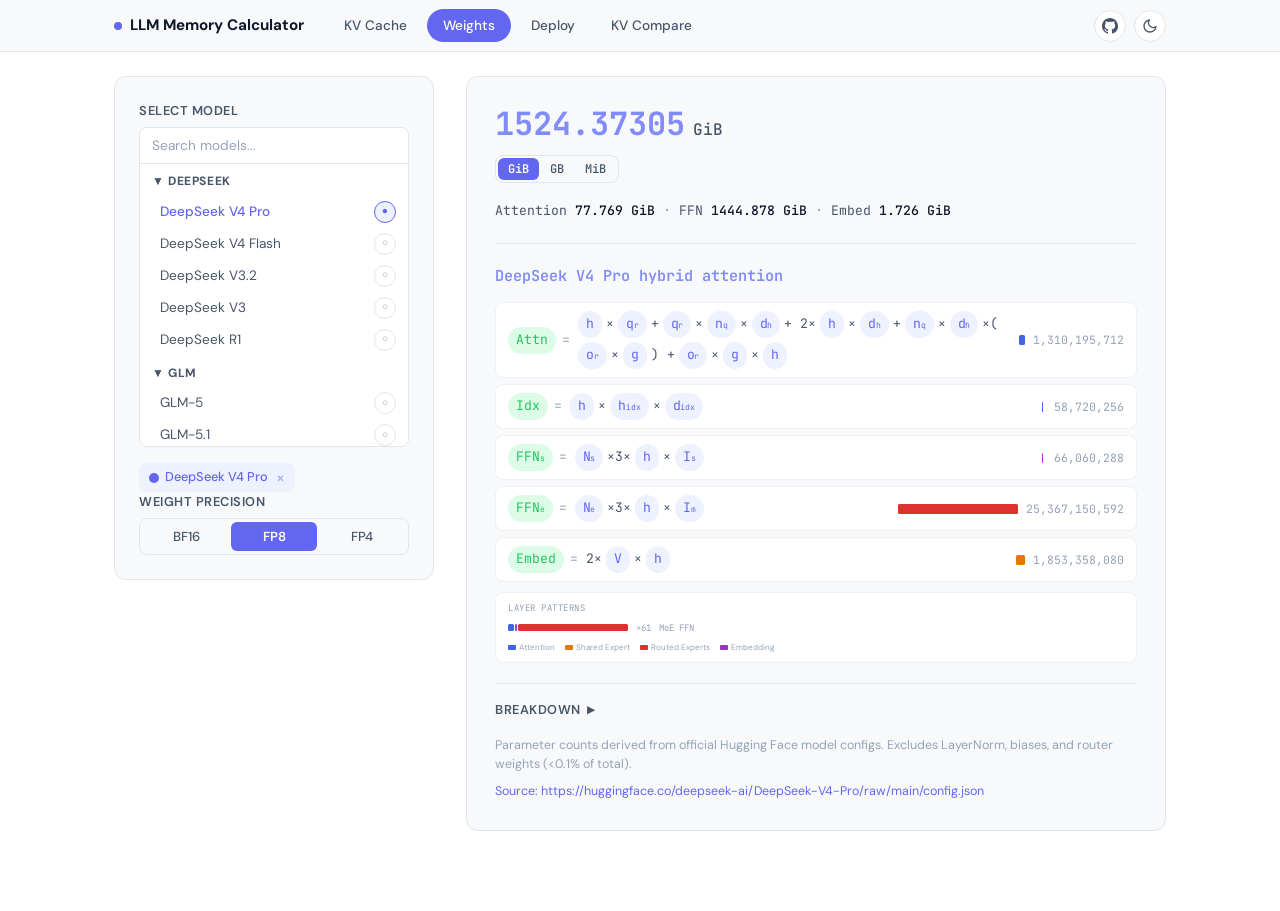
<file: weights.html>
<!DOCTYPE html>
<html lang="en">
<head>
<meta charset="UTF-8">
<meta name="viewport" content="width=device-width, initial-scale=1.0">
<title>Model Weights Calculator — LLM Parameter & Memory Estimator</title>
<meta name="description" content="Estimate model weights and parameter counts for any LLM. Supports MLA, GQA, MoE, and dense architectures including DeepSeek V4, Qwen3.5, GLM-5, Llama 3, and more.">
<link rel="canonical" href="https://elinx.github.io/llm-mem-calculator/weights.html">

<!-- Open Graph -->
<meta property="og:type" content="website">
<meta property="og:title" content="Model Weights Calculator">
<meta property="og:description" content="Estimate model weights and parameter counts for any LLM. Supports MLA, GQA, MoE, and dense architectures.">
<meta property="og:url" content="https://elinx.github.io/llm-mem-calculator/weights.html">
<meta property="og:image" content="https://elinx.github.io/llm-mem-calculator/assets/calculator.png">
<meta property="og:site_name" content="LLM Memory Calculator">

<!-- Twitter Card -->
<meta name="twitter:card" content="summary_large_image">
<meta name="twitter:title" content="Model Weights Calculator">
<meta name="twitter:description" content="Estimate model weights and parameter counts for any LLM. Supports MLA, GQA, MoE, and dense architectures.">
<meta name="twitter:image" content="https://elinx.github.io/llm-mem-calculator/assets/calculator.png">

<link rel="preconnect" href="https://fonts.googleapis.com">
<link rel="preconnect" href="https://fonts.gstatic.com" crossorigin>
<link href="https://fonts.googleapis.com/css2?family=DM+Sans:wght@400;500;600;700&family=JetBrains+Mono:wght@400;500;700&display=swap" rel="stylesheet" media="print" onload="this.media='all'">
<link rel="stylesheet" href="css/main.css">
</head>
<body>
<nav class="nav">
  <div class="nav-inner">
    <span class="nav-brand"><span class="nav-brand-dot"></span> LLM Memory Calculator</span>
    <div class="nav-tabs">
      <a href="index.html" class="nav-tab">KV Cache</a>
      <a href="weights.html" class="nav-tab active">Weights</a>
      <a href="deploy.html" class="nav-tab">Deploy</a>
      <a href="compare.html" class="nav-tab">KV Compare</a>
    </div>
    <a class="github-link" href="https://github.com/elinx/llm-mem-calculator" target="_blank" rel="noopener" aria-label="View on GitHub">
      <svg viewBox="0 0 16 16" fill="currentColor"><path d="M8 0C3.58 0 0 3.58 0 8c0 3.54 2.29 6.53 5.47 7.59.4.07.55-.17.55-.38 0-.19-.01-.82-.01-1.49-2.01.37-2.53-.49-2.69-.94-.09-.23-.48-.94-.82-1.13-.28-.15-.68-.52-.01-.53.63-.01 1.08.58 1.23.82.72 1.21 1.87.87 2.33.66.07-.52.28-.87.51-1.07-1.78-.2-3.64-.89-3.64-3.95 0-.87.31-1.59.82-2.15-.08-.2-.36-1.02.08-2.12 0 0 .67-.21 2.2.82.64-.18 1.32-.27 2-.27.68 0 1.36.09 2 .27 1.53-1.04 2.2-.82 2.2-.82.44 1.1.16 1.92.08 2.12.51.56.82 1.27.82 2.15 0 3.07-1.87 3.75-3.65 3.95.29.25.54.73.54 1.48 0 1.07-.01 1.93-.01 2.2 0 .21.15.46.55.38A8.013 8.013 0 0016 8c0-4.42-3.58-8-8-8z"/></svg>
    </a>
    <button class="theme-toggle" id="themeToggle" aria-label="Toggle theme">
      <svg class="icon-moon" viewBox="0 0 24 24" fill="none" stroke="currentColor" stroke-width="2" stroke-linecap="round" stroke-linejoin="round"><path d="M21 12.79A9 9 0 1 1 11.21 3 7 7 0 0 0 21 12.79z"/></svg>
      <svg class="icon-sun" viewBox="0 0 24 24" fill="none" stroke="currentColor" stroke-width="2" stroke-linecap="round" stroke-linejoin="round"><circle cx="12" cy="12" r="5"/><line x1="12" y1="1" x2="12" y2="3"/><line x1="12" y1="21" x2="12" y2="23"/><line x1="4.22" y1="4.22" x2="5.64" y2="5.64"/><line x1="18.36" y1="18.36" x2="19.78" y2="19.78"/><line x1="1" y1="12" x2="3" y2="12"/><line x1="21" y1="12" x2="23" y2="12"/><line x1="4.22" y1="19.78" x2="5.64" y2="18.36"/><line x1="18.36" y1="5.64" x2="19.78" y2="4.22"/></svg>
    </button>
  </div>
</nav>
<div class="shell">
  <div class="grid">
    <div class="form-card">
      <div class="field">
        <label>Select model</label>
        <div class="model-picker" id="modelPicker"></div>
      </div>
      <div class="selected-tags" id="selectedTags"></div>

      <div class="field">
        <label>Weight precision</label>
        <div class="seg-control" id="wtPrecSeg">
          <button class="seg-option" data-value="bf16">BF16</button>
          <button class="seg-option active" data-value="fp8_int8">FP8</button>
          <button class="seg-option" data-value="fp4_int4">FP4</button>
        </div>
      </div>
    </div>

    <div class="result-area">
      <div class="total-display">
        <div class="total-value" id="totalParams">&mdash;</div>
        <div class="total-unit" id="totalBytes"></div>
      </div>
      <div class="unit-selector">
        <button class="unit-btn active" data-unit="gib">GiB</button>
        <button class="unit-btn" data-unit="gb">GB</button>
        <button class="unit-btn" data-unit="mib">MiB</button>
      </div>
      <div class="metrics-compact" id="metricsCompact"></div>
      <div id="formulaSection" class="formula-section hidden">
        <div class="formula-title" id="formulaTitle"></div>
        <div id="formulaBody"></div>
      </div>
      <div class="breakdown" id="breakdownSection">
        <div class="breakdown-title" id="breakdownToggle">Breakdown <span class="breakdown-arrow">▶</span></div>
        <div class="breakdown-list collapsed" id="breakdownGrid"></div>
      </div>
      <div class="note" id="noteSection"></div>
      <a class="source-link" id="sourceLink" href="#" target="_blank" rel="noopener"></a>
    </div>
  </div>
</div>

<script src="js/data.js"></script>
<script src="js/calc_weight.js"></script>
<script src="js/weights.js"></script>
</body>
</html>
</file>
<file: css/main.css>
/* ═══════════════════════════════════════════════════════════════
   KV Cache Calculator — Design Spec v2
   ═══════════════════════════════════════════════════════════════ */

/* ── Light raw values ── */
:root {
  --bg-light:            #ffffff;
  --surface-light:       #f8f9fb;
  --surface2-light:      #eef0f4;
  --border-light:        #e2e5eb;
  --accent-light-light:  #eef2ff;
  --accent-border-light: #c7d2fe;
  --green-light-light:   #dcfce7;
  --orange-light-light:  #fef3c7;
  --text-light:          #0f172a;
  --text2-light:         #475569;
  --text3-light:         #94a3b8;
}

/* ── Semantic tokens (light by default) ── */
:root {
  --bg:            var(--bg-light);
  --surface:       var(--surface-light);
  --surface2:      var(--surface2-light);
  --border:        var(--border-light);
  --text:          var(--text-light);
  --text2:         var(--text2-light);
  --text3:         var(--text3-light);
  --accent:        #6366f1;
  --accent-light:  var(--accent-light-light);
  --accent-border: var(--accent-border-light);
  --accent-ring:   rgba(99,102,241,0.25);
  --accent2:       #818cf8;
  --pill-param:    #6366f1;
  --pill-input:    #f59e0b;
  --pill-result:   #22c55e;
  --green:         #22c55e;
  --green-light:   var(--green-light-light);
  --orange:        #f59e0b;
  --orange-light:  var(--orange-light-light);
  --orange-dark:   #d97706;
  --red:           #ef4444;
  --radius-sm:     6px;
  --radius-md:     8px;
  --radius-lg:     12px;
  --radius-pill:   999px;
  --mono:          'JetBrains Mono', 'Fira Code', monospace;
  --sans:          'DM Sans', -apple-system, BlinkMacSystemFont, 'Segoe UI', sans-serif;
  --bar-full:      #4263eb;
  --bar-full-alt:  #5c7cfa;
  --bar-window:    #0c8599;
  --bar-window-alt:#15aabf;
  --bar-compressed:#ae3ec9;
--bar-rope:      #e67700;
--bar-indexer:   #e03131;
  --bar-fixed:     #2b8a3e;
  --bar-fixed-alt: #40c057;
  --bar-attn:       #4263eb;
  --bar-ffn-dense:  #f59e0b;
  --bar-ffn-shared: #e67700;
  --bar-ffn-expert: #e03131;
  --bar-embed:      #9c36b5;
  --bar-kv:         #0c8599;
  --pp:              #f59e0b;
  --cp:              #0ea5e9;
  --ep:              #ef4444;
}

/* ── Dark theme overrides ── */
[data-theme="dark"] {
  --bg:            #0c0e14;
  --surface:       #161923;
  --surface2:      #1e2231;
  --border:        #2a2f3e;
  --text:          #e2e8f0;
  --text2:         #94a3b8;
  --text3:         #64748b;
  --accent-light:  rgba(99,102,241,0.12);
  --accent-border: rgba(99,102,241,0.25);
  --accent-ring:   rgba(99,102,241,0.35);
  --green-light:   rgba(34,197,94,0.12);
  --orange-light:  rgba(245,158,11,0.12);
  --accent2:       #818cf8;
  --pill-param:    #818cf8;
  --pill-input:    #fbbf24;
  --pill-result:   #4ade80;
  --bar-full:      #5c7cfa;
  --bar-full-alt:  #818cf8;
  --bar-window:    #15aabf;
  --bar-window-alt:#22d3ee;
  --bar-compressed:#c084fc;
  --bar-rope:      #f59e0b;
  --bar-indexer:   #f03e3e;
  --bar-fixed:     #40c057;
  --bar-fixed-alt: #69db7c;
  --bar-attn:       #5c7cfa;
  --bar-ffn-dense:  #fbbf24;
  --bar-ffn-shared: #f59e0b;
  --bar-ffn-expert: #ef4444;
  --bar-embed:      #c084fc;
  --bar-kv:         #15aabf;
  --pp:              #fbbf24;
  --cp:              #38bdf8;
  --ep:              #f87171;
}

/* ── Reset ── */
* { margin: 0; padding: 0; box-sizing: border-box; }
body {
  font-family: var(--sans);
  background: var(--bg);
  color: var(--text);
  min-height: 100vh;
  line-height: 1.6;
  transition: background 0.2s, color 0.2s;
}

/* ── Layout shell ── */
.shell {
  max-width: 1100px;
  margin: 0 auto;
  padding: 0 24px 80px;
}
.grid {
  display: grid;
  grid-template-columns: 320px 1fr;
  gap: 32px;
  align-items: start;
}
@media (max-width: 800px) {
  .grid { grid-template-columns: 1fr; }
}

/* ═══════════════════════════════════════════════════════════════
   Navigation
   ═══════════════════════════════════════════════════════════════ */
.nav {
  position: sticky;
  top: 0;
  z-index: 50;
  background: var(--surface);
  border-bottom: 1px solid var(--border);
  height: 52px;
  margin-bottom: 24px;
  transition: background 0.2s, border-color 0.2s;
}
.nav-inner {
  display: flex;
  align-items: center;
  gap: 0;
  max-width: 1100px;
  margin: 0 auto;
  padding: 0 24px;
  height: 100%;
}
.nav-brand {
  font-size: 0.95rem;
  font-weight: 700;
  color: var(--text);
  margin-right: 24px;
  white-space: nowrap;
  display: flex;
  align-items: center;
  gap: 8px;
}
.nav-brand-dot {
  width: 8px;
  height: 8px;
  border-radius: 50%;
  background: var(--accent);
  flex-shrink: 0;
}
.nav-tabs {
  display: flex;
  gap: 4px;
  flex: 1;
}
.nav-tab {
  padding: 6px 16px;
  border-radius: var(--radius-pill);
  font-weight: 500;
  font-size: 0.85rem;
  color: var(--text2);
  text-decoration: none;
  transition: background 0.15s, color 0.15s;
}
.nav-tab:hover {
  background: var(--surface2);
  color: var(--text);
}
.nav-tab.active {
  background: var(--accent);
  color: #fff;
}
.github-link {
  width: 32px;
  height: 32px;
  border-radius: 50%;
  border: 1px solid var(--border);
  background: var(--bg);
  display: flex;
  align-items: center;
  justify-content: center;
  color: var(--text2);
  text-decoration: none;
  flex-shrink: 0;
  margin-left: auto;
  transition: background 0.2s, border-color 0.2s, color 0.2s;
}
.github-link:hover {
  border-color: var(--accent);
  color: var(--accent);
}
.github-link svg {
  width: 16px;
  height: 16px;
}
.theme-toggle {
  width: 32px;
  height: 32px;
  border-radius: 50%;
  border: 1px solid var(--border);
  background: var(--bg);
  cursor: pointer;
  display: flex;
  align-items: center;
  justify-content: center;
  color: var(--text2);
  transition: background 0.2s, border-color 0.2s, color 0.2s;
  flex-shrink: 0;
  margin-left: 8px;
}
.theme-toggle:hover {
  border-color: var(--accent);
  color: var(--accent);
}
.theme-toggle svg {
  width: 16px;
  height: 16px;
}
[data-theme="dark"] .icon-sun { display: block; }
[data-theme="dark"] .icon-moon { display: none; }
:not([data-theme="dark"]) .icon-sun,
:root .icon-sun { display: none; }
:not([data-theme="dark"]) .icon-moon,
:root .icon-moon { display: block; }

/* ═══════════════════════════════════════════════════════════════
   Form card
   ═══════════════════════════════════════════════════════════════ */
.form-card {
  background: var(--surface);
  border: 1px solid var(--border);
  border-radius: var(--radius-lg);
  padding: 24px;
  transition: background 0.2s, border-color 0.2s;
}
[data-theme="dark"] .form-card {
  border-color: transparent;
  box-shadow: 0 1px 3px rgba(0,0,0,0.3);
}
.field { margin-bottom: 16px; }
.field:last-child { margin-bottom: 0; }
.field label {
  display: block;
  font-size: 0.8rem;
  font-weight: 600;
  color: var(--text2);
  margin-bottom: 6px;
  text-transform: uppercase;
  letter-spacing: 0.04em;
}

/* ── Inputs & Selects ── */
select, input[type="number"], .text-input {
  width: 100%;
  padding: 9px 12px;
  border: 1px solid var(--border);
  border-radius: var(--radius-md);
  font-size: 0.9rem;
  font-family: var(--sans);
  background: var(--bg);
  color: var(--text);
  transition: border-color 0.15s;
}
select:focus, input:focus, .text-input:focus {
  outline: none;
  border-color: var(--accent);
  box-shadow: 0 0 0 3px var(--accent-ring);
}
input[type="number"] { font-family: var(--mono); font-size: 0.85rem; }

/* ═══════════════════════════════════════════════════════════════
   Segmented Control
   ═══════════════════════════════════════════════════════════════ */
.seg-control {
  display: flex;
  border: 1px solid var(--border);
  border-radius: var(--radius-md);
  padding: 3px;
  gap: 2px;
}
.seg-option {
  flex: 1;
  padding: 6px 12px;
  border: none;
  border-radius: calc(var(--radius-md) - 2px);
  font-size: 0.82rem;
  font-weight: 500;
  font-family: var(--sans);
  background: transparent;
  color: var(--text2);
  cursor: pointer;
  transition: background 0.15s, color 0.15s;
}
.seg-option:hover:not(.active) {
  background: var(--surface2);
}
.seg-option.active {
  background: var(--accent);
  color: #fff;
  font-weight: 600;
}

/* ═══════════════════════════════════════════════════════════════
   Toggle Switch
   ═══════════════════════════════════════════════════════════════ */
.toggle-label {
  display: flex;
  align-items: center;
  justify-content: space-between;
  cursor: pointer;
  font-size: 0.85rem;
  color: var(--text);
  gap: 12px;
}
.toggle {
  background: none;
  border: none;
  padding: 0;
  cursor: pointer;
  flex-shrink: 0;
}
.toggle-track {
  display: block;
  width: 36px;
  height: 20px;
  border-radius: 10px;
  background: var(--surface2);
  position: relative;
  transition: background 0.2s;
}
.toggle[aria-checked="true"] .toggle-track {
  background: var(--accent);
}
.toggle-thumb {
  position: absolute;
  top: 2px;
  left: 2px;
  width: 16px;
  height: 16px;
  border-radius: 50%;
  background: #fff;
  transition: transform 0.2s;
  box-shadow: 0 1px 3px rgba(0,0,0,0.2);
}
.toggle[aria-checked="true"] .toggle-thumb {
  transform: translateX(16px);
}
.field-hint {
  font-size: 0.75rem;
  color: var(--text3);
  margin-top: 4px;
}

/* ═══════════════════════════════════════════════════════════════
   Large Number Input
   ═══════════════════════════════════════════════════════════════ */
.num-input-lg {
  width: 100%;
  padding: 10px 14px;
  border: 1px solid var(--border);
  border-radius: var(--radius-md);
  font-size: 1.25rem;
  font-family: var(--mono);
  font-weight: 500;
  background: var(--bg);
  color: var(--text);
  text-align: left;
  transition: border-color 0.15s;
  -moz-appearance: textfield;
}
.num-input-lg::-webkit-inner-spin-button,
.num-input-lg::-webkit-outer-spin-button {
  -webkit-appearance: none;
  margin: 0;
}
.num-input-lg:focus {
  outline: none;
  border-color: var(--accent);
  box-shadow: 0 0 0 3px var(--accent-ring);
}

.token-presets {
  display: flex;
  flex-wrap: wrap;
  gap: 4px;
  margin-top: 6px;
}
.token-preset {
  padding: 3px 8px;
  border: 1px solid var(--border);
  border-radius: var(--radius-md);
  background: var(--bg);
  color: var(--text3);
  font-size: 0.72rem;
  font-family: var(--mono);
  font-weight: 500;
  cursor: pointer;
  transition: background 0.15s, color 0.15s, border-color 0.15s;
}
.token-preset:hover {
  border-color: var(--accent);
  color: var(--accent);
}
.token-preset.active {
  background: var(--accent);
  color: #fff;
  border-color: var(--accent);
}

/* ═══════════════════════════════════════════════════════════════
   Batch Size Buttons
   ═══════════════════════════════════════════════════════════════ */
.batch-btns {
  display: flex;
  gap: 6px;
  align-items: center;
}
.batch-btn {
  padding: 6px 14px;
  border: 1px solid var(--border);
  border-radius: var(--radius-md);
  background: var(--bg);
  color: var(--text2);
  font-size: 0.82rem;
  font-family: var(--mono);
  font-weight: 500;
  cursor: pointer;
  transition: background 0.15s, color 0.15s, border-color 0.15s;
}
.batch-btn:hover {
  border-color: var(--accent);
  color: var(--accent);
}
.batch-btn.active {
  background: var(--accent);
  color: #fff;
  border-color: var(--accent);
}
.batch-custom {
  width: 72px;
  padding: 6px 8px;
  border: 1px solid var(--border);
  border-radius: var(--radius-md);
  background: var(--bg);
  color: var(--text);
  font-size: 0.82rem;
  font-family: var(--mono);
  text-align: center;
}
.batch-custom:focus {
  outline: none;
  border-color: var(--accent);
  box-shadow: 0 0 0 3px var(--accent-ring);
}

/* ═══════════════════════════════════════════════════════════════
   Result area (Calculator)
   ═══════════════════════════════════════════════════════════════ */
.result-area {
  background: var(--surface);
  border: 1px solid var(--border);
  border-radius: var(--radius-lg);
  padding: 28px;
  transition: background 0.2s, border-color 0.2s;
}
[data-theme="dark"] .result-area {
  border-color: transparent;
  box-shadow: 0 1px 3px rgba(0,0,0,0.3);
}

.total-display {
  display: flex;
  align-items: baseline;
  gap: 8px;
  margin-bottom: 12px;
}
.total-value {
  font-size: 2rem;
  font-weight: 700;
  font-family: var(--mono);
  color: var(--accent2);
  line-height: 1.2;
}
.total-unit {
  font-size: 1rem;
  font-weight: 500;
  color: var(--text2);
  font-family: var(--mono);
}

.unit-selector {
  display: inline-flex;
  border: 1px solid var(--border);
  border-radius: var(--radius-md);
  padding: 2px;
  gap: 1px;
  margin-bottom: 16px;
}
.unit-btn {
  padding: 3px 10px;
  border: none;
  border-radius: calc(var(--radius-md) - 2px);
  font-size: 0.75rem;
  font-weight: 500;
  font-family: var(--mono);
  background: transparent;
  color: var(--text2);
  cursor: pointer;
  transition: background 0.15s, color 0.15s;
}
.unit-btn:hover:not(.active) {
  background: var(--surface2);
}
.unit-btn.active {
  background: var(--accent);
  color: #fff;
  font-weight: 600;
}

.metrics-compact {
  font-size: 0.82rem;
  color: var(--text2);
  font-family: var(--mono);
  margin-bottom: 20px;
  line-height: 1.8;
}
.metrics-compact .metric-item {
  display: inline;
}
.metrics-compact .metric-sep {
  color: var(--text3);
  margin: 0 8px;
}
.metrics-compact .metric-val {
  color: var(--text);
  font-weight: 500;
}

/* ── Formula section ── */
.formula-section {
  margin-top: 20px;
  padding-top: 20px;
  border-top: 1px solid var(--border);
}
.formula-title {
  font-size: 0.95rem;
  font-weight: 600;
  color: var(--accent2);
  margin-bottom: 14px;
  font-family: var(--mono);
}
.formula-row {
  display: flex;
  align-items: center;
  gap: 0;
  margin-bottom: 0;
  font-size: 0.82rem;
  font-family: var(--mono);
  background: var(--bg);
  border-radius: var(--radius-md);
  padding: 8px 12px;
  border: 1px solid var(--surface2);
  position: relative;
  overflow: visible;
}
.formula-row:hover {
  z-index: 10;
}
.formula-row + .formula-row {
  margin-top: 6px;
}
.formula-lhs {
  display: flex;
  align-items: baseline;
  gap: 6px;
  flex-shrink: 0;
  margin-right: 8px;
}
.formula-rhs {
  display: flex;
  align-items: baseline;
  gap: 4px;
  flex-wrap: wrap;
  color: var(--text2);
}
.formula-eq { color: var(--text3); flex-shrink: 0; }
.formula-val {
  font-size: 0.72rem;
  color: var(--text3);
  font-family: var(--mono);
  flex-shrink: 0;
}
.formula-expr { color: var(--text2); }
.formula-expr .hl { color: var(--orange-dark); font-weight: 500; }
.floor { color: var(--text2); font-weight: 500; font-size: 1.02em; }

/* ── Inline bar (formula row) ── */
.ibar {
  display: flex;
  height: 10px;
  gap: 1px;
  flex-shrink: 0;
  margin-left: auto;
  min-width: 4px;
}
.ibar .seg {
  height: 100%;
  border-radius: 1.5px;
  min-width: 1px;
  transition: width 0.4s ease;
  position: relative;
  cursor: pointer;
}
.ibar .seg[data-tooltip]:hover::after {
  content: attr(data-tooltip);
  position: absolute;
  bottom: calc(100% + 6px);
  left: 50%;
  transform: translateX(-50%);
  background: var(--text);
  color: var(--bg);
  padding: 5px 10px;
  border-radius: var(--radius-md);
  font-size: 0.72rem;
  font-family: var(--mono);
  white-space: nowrap;
  z-index: 100;
  line-height: 1.4;
  box-shadow: 0 4px 12px rgba(0,0,0,0.15);
  pointer-events: none;
}
.ibar .seg[data-tooltip]:hover::before {
  content: '';
  position: absolute;
  bottom: calc(100% + 2px);
  left: 50%;
  transform: translateX(-50%);
  border: 5px solid transparent;
  border-top-color: var(--text);
  z-index: 101;
  pointer-events: none;
}
.ibar-val {
  font-size: 0.72rem;
  color: var(--text3);
  font-family: var(--mono);
  margin-left: 8px;
  white-space: nowrap;
  flex-shrink: 0;
}

/* ── Layer patterns ── */
.pattern-section {
  margin-top: 10px;
  padding: 8px 12px;
  background: var(--bg);
  border-radius: var(--radius-md);
  border: 1px solid var(--surface2);
}
.pattern-title {
  font-size: 9px;
  color: var(--text3);
  font-family: var(--mono);
  letter-spacing: 0.5px;
  text-transform: uppercase;
  margin-bottom: 5px;
}
.pattern-row {
  display: flex;
  align-items: center;
  gap: 8px;
  margin-bottom: 2px;
  font-size: 10px;
  font-family: var(--mono);
  color: var(--text2);
}
.pattern-bar {
  display: flex;
  height: 7px;
  gap: 1px;
  width: 120px;
  flex-shrink: 0;
}
.pattern-bar .seg {
  height: 100%;
  border-radius: 1.5px;
  min-width: 1px;
}
.pattern-count {
  color: var(--text3);
  font-size: 9px;
}
.pattern-label {
  color: var(--text3);
  font-size: 9px;
  min-width: 40px;
}

/* ── Layer bar legend ── */
.layer-bar-legend {
  display: flex;
  gap: 10px;
  margin-top: 6px;
  flex-wrap: wrap;
}
.lbleg {
  display: flex;
  align-items: center;
  gap: 3px;
  font-size: 8px;
  color: var(--text3);
}
.lbleg .s {
  width: 8px;
  height: 5px;
  border-radius: 1px;
}

/* ── Bar segment colors ── */
.seg-full       { background: var(--bar-full); }
.seg-full-alt   { background: var(--bar-full-alt); }
.seg-window     { background: var(--bar-window); }
.seg-window-alt { background: var(--bar-window-alt); }
.seg-compressed { background: var(--bar-compressed); }
.seg-rope       { background: var(--bar-rope); }
.seg-indexer    { background: var(--bar-indexer); }
.seg-fixed      { background: var(--bar-fixed); }
.seg-fixed-alt  { background: var(--bar-fixed-alt); }
.seg-empty      { background: #c8cdd8; }

[data-theme="dark"] .seg-empty { background: #3a3f52; }

.pill {
  display: inline-flex;
  align-items: baseline;
  padding: 2px 8px 4px;
  border-radius: var(--radius-pill);
  font-size: 0.82rem;
  cursor: help;
  position: relative;
  white-space: nowrap;
}
.pill-param {
  background: var(--accent-light);
  color: var(--pill-param);
}
.pill-input {
  background: var(--orange-light);
  color: var(--pill-input);
}
.pill-result {
  background: var(--green-light);
  color: var(--pill-result);
}
.pill sub {
  font-size: 0.62em;
  line-height: 1;
  vertical-align: -0.45em;
  margin-left: -0.05em;
}
.pill[data-tooltip]:hover::after {
  content: attr(data-tooltip);
  position: absolute;
  bottom: calc(100% + 6px);
  left: 50%;
  transform: translateX(-50%);
  background: var(--text);
  color: var(--bg);
  padding: 5px 10px;
  border-radius: var(--radius-md);
  font-size: 0.72rem;
  font-family: var(--mono);
  white-space: nowrap;
  z-index: 100;
  line-height: 1.4;
  box-shadow: 0 4px 12px rgba(0,0,0,0.15);
  pointer-events: none;
}
.pill[data-tooltip]:hover::before {
  content: '';
  position: absolute;
  bottom: calc(100% + 2px);
  left: 50%;
  transform: translateX(-50%);
  border: 5px solid transparent;
  border-top-color: var(--text);
  z-index: 101;
  pointer-events: none;
}
.formula-lhs .pill[data-tooltip]:hover::after {
  left: 50%;
  transform: translateX(-50%);
  white-space: pre-line;
  width: max-content;
  min-width: 120px;
  max-width: min(300px, 75vw);
  text-align: left;
  padding: 6px 10px;
  line-height: 1.5;
}
.formula-lhs .pill[data-tooltip]:hover::before {
  left: 50%;
  transform: translateX(-50%);
}

/* ── Breakdown ── */
.breakdown {
  margin-top: 20px;
  padding-top: 16px;
  border-top: 1px solid var(--border);
}
.breakdown-title {
  font-size: 0.8rem;
  font-weight: 600;
  color: var(--text2);
  text-transform: uppercase;
  letter-spacing: 0.04em;
  margin-bottom: 10px;
  cursor: pointer;
  user-select: none;
  display: flex;
  align-items: center;
  gap: 6px;
}
.breakdown-title:hover { color: var(--accent); }
.breakdown-arrow {
  font-size: 0.6rem;
  transition: transform 0.15s;
}
.breakdown-title.open .breakdown-arrow {
  transform: rotate(90deg);
}
.breakdown-list.collapsed {
  display: none;
}
.breakdown-list {
  display: flex;
  flex-direction: column;
  gap: 0;
}
.breakdown-row {
  display: flex;
  justify-content: space-between;
  align-items: baseline;
  padding: 6px 0;
  border-bottom: 1px solid var(--surface2);
  font-size: 0.82rem;
}
.breakdown-row:last-child { border-bottom: none; }
.breakdown-row .label {
  color: var(--text2);
  display: flex;
  align-items: center;
  gap: 4px;
  flex: 1;
  min-width: 0;
}
.breakdown-row .label .tip-icon {
  display: inline-flex;
  align-items: center;
  justify-content: center;
  width: 14px;
  height: 14px;
  border-radius: 50%;
  background: var(--surface2);
  color: var(--text3);
  font-size: 0.55rem;
  font-weight: 700;
  font-family: var(--sans);
  cursor: help;
  flex-shrink: 0;
}
.breakdown-row .val {
  font-family: var(--mono);
  font-weight: 500;
  color: var(--text);
  font-size: 0.8rem;
  flex-shrink: 0;
  margin-left: 16px;
}

.note {
  margin-top: 16px;
  font-size: 0.78rem;
  color: var(--text3);
  line-height: 1.5;
}
.source-link {
  display: inline-block;
  margin-top: 8px;
  font-size: 0.78rem;
  color: var(--accent);
  text-decoration: none;
}
.source-link:hover { text-decoration: underline; }

/* ── Tooltip ── */
.tip-icon[data-tooltip] {
  position: relative;
}
.tip-icon[data-tooltip]:hover::after {
  content: attr(data-tooltip);
  position: absolute;
  bottom: calc(100% + 6px);
  left: 50%;
  transform: translateX(-50%);
  background: var(--text);
  color: var(--bg);
  padding: 6px 10px;
  border-radius: 6px;
  font-size: 0.72rem;
  font-family: var(--sans);
  font-weight: 400;
  white-space: normal;
  max-width: 280px;
  z-index: 100;
  line-height: 1.4;
  box-shadow: 0 4px 12px rgba(0,0,0,0.15);
}
.tip-icon[data-tooltip]:hover::before {
  content: '';
  position: absolute;
  bottom: calc(100% + 2px);
  left: 50%;
  transform: translateX(-50%);
  border: 5px solid transparent;
  border-top-color: var(--text);
  z-index: 101;
}

.hidden { display: none !important; }

/* ═══════════════════════════════════════════════════════════════
   Compare page — Model Picker
   ═══════════════════════════════════════════════════════════════ */
.model-picker {
  max-height: 320px;
  overflow-y: auto;
  border: 1px solid var(--border);
  border-radius: var(--radius-md);
  background: var(--bg);
  margin-bottom: 12px;
  transition: border-color 0.15s;
  scrollbar-width: thin;
  scrollbar-color: var(--surface2) transparent;
}
.model-picker::-webkit-scrollbar { width: 6px; }
.model-picker::-webkit-scrollbar-track { background: transparent; }
.model-picker::-webkit-scrollbar-thumb { background: var(--surface2); border-radius: 3px; }
.picker-search {
  width: 100%;
  padding: 9px 12px;
  border: none;
  border-bottom: 1px solid var(--border);
  font-size: 0.85rem;
  font-family: var(--sans);
  outline: none;
  background: var(--bg);
  color: var(--text);
}
.picker-search:focus {
  border-color: var(--accent);
  box-shadow: 0 0 0 3px var(--accent-ring);
}
.picker-search::placeholder {
  color: var(--text3);
}
.picker-family {
  font-size: 0.75rem;
  font-weight: 700;
  color: var(--text2);
  text-transform: uppercase;
  letter-spacing: 0.05em;
  padding: 8px 12px 4px;
  cursor: pointer;
  user-select: none;
}
.picker-family:hover { color: var(--accent); }
.picker-item {
  display: flex;
  align-items: center;
  justify-content: space-between;
  padding: 5px 12px 5px 20px;
  font-size: 0.85rem;
  color: var(--text2);
  cursor: pointer;
  transition: background 0.1s;
}
.picker-item:hover { background: var(--surface); }
.picker-item.selected { color: var(--accent); font-weight: 500; }
.picker-item.disabled { opacity: 0.4; cursor: not-allowed; }
.picker-add {
  width: 22px; height: 22px;
  border: 1px solid var(--border);
  border-radius: 50%;
  background: var(--bg);
  color: var(--text3);
  font-size: 0.65rem;
  display: flex;
  align-items: center;
  justify-content: center;
  cursor: pointer;
  flex-shrink: 0;
  transition: all 0.15s;
}
.picker-add:hover { border-color: var(--accent); color: var(--accent); }
.picker-item.selected .picker-add { background: var(--accent-light); border-color: var(--accent); color: var(--accent); }
.picker-item.disabled .picker-add { pointer-events: none; }

.selected-tags-row {
  display: none;
  align-items: flex-start;
  gap: 8px;
  margin-bottom: 12px;
}
.selected-tags-row.visible {
  display: flex;
}
.selected-tags {
  display: flex;
  flex-wrap: wrap;
  gap: 6px;
  flex: 1;
}
.tag-clear-btn {
  flex-shrink: 0;
  display: flex;
  align-items: center;
  justify-content: center;
  width: 32px;
  height: 32px;
  border: 1px solid var(--border);
  border-radius: var(--radius-md);
  background: var(--surface);
  color: var(--text2);
  cursor: pointer;
  transition: background 0.15s, color 0.15s, border-color 0.15s;
  opacity: 0;
  pointer-events: none;
}
.tag-clear-btn.visible {
  opacity: 1;
  pointer-events: auto;
}
.tag-clear-btn:hover {
  background: var(--accent);
  color: #fff;
  border-color: var(--accent);
}
.tag {
  display: inline-flex;
  align-items: center;
  gap: 6px;
  padding: 4px 10px;
  border-radius: var(--radius-md);
  font-size: 0.8rem;
  font-weight: 500;
  cursor: grab;
  user-select: none;
  transition: box-shadow 0.15s;
}
.tag:hover { box-shadow: 0 2px 6px rgba(0,0,0,0.1); }
.tag-dot {
  width: 10px; height: 10px;
  border-radius: 50%;
  flex-shrink: 0;
}
.tag-remove {
  cursor: pointer;
  font-size: 1rem;
  line-height: 1;
  opacity: 0.5;
  margin-left: 2px;
}
.tag-remove:hover { opacity: 1; }

/* ── Compare presets ── */
.preset-btns {
  display: flex;
  flex-wrap: wrap;
  gap: 6px;
  margin-bottom: 12px;
}
.preset-btn {
  padding: 4px 12px;
  border: 1px solid var(--border);
  border-radius: var(--radius-pill);
  background: var(--bg);
  color: var(--text2);
  font-size: 0.78rem;
  font-family: var(--sans);
  font-weight: 500;
  cursor: pointer;
  transition: background 0.15s, color 0.15s, border-color 0.15s;
}
.preset-btn:hover {
  border-color: var(--accent);
  color: var(--accent);
}

/* ── Chart ── */
.chart-card {
  background: var(--surface);
  border: 1px solid var(--border);
  border-radius: var(--radius-lg);
  padding: 24px;
  transition: background 0.2s, border-color 0.2s;
}
[data-theme="dark"] .chart-card {
  border-color: transparent;
  box-shadow: 0 1px 3px rgba(0,0,0,0.3);
}
.chart-wrapper {
  background: var(--bg);
  border-radius: var(--radius-md);
  padding: 12px;
  margin-bottom: 16px;
  height: 470px;
  position: relative;
}
.chart-empty {
  position: absolute;
  inset: 0;
  display: flex;
  align-items: center;
  justify-content: center;
  color: var(--text3);
  font-size: 0.95rem;
}
.chart-actions {
  display: flex;
  gap: 10px;
}
.chart-actions button {
  padding: 8px 16px;
  border: 1px solid var(--border);
  border-radius: var(--radius-md);
  font-size: 0.85rem;
  font-family: var(--sans);
  font-weight: 500;
  cursor: pointer;
  background: var(--bg);
  color: var(--text);
  transition: all 0.15s;
  display: flex;
  align-items: center;
  gap: 6px;
}
.chart-actions button:hover {
  border-color: var(--accent);
  color: var(--accent);
}
.chart-actions button:disabled {
  opacity: 0.4;
  cursor: not-allowed;
}

/* ═══════════════════════════════════════════════════════════════
   Toast
   ═══════════════════════════════════════════════════════════════ */
.cmp-toast {
  position: fixed;
  bottom: 24px;
  left: 50%;
  transform: translateX(-50%);
  padding: 10px 20px;
  border-radius: var(--radius-md);
  font-size: 0.85rem;
  font-family: var(--sans);
  color: #fff;
  z-index: 9999;
  transition: opacity 0.3s;
}
.cmp-toast--success { background: #16a34a; }
.cmp-toast--error { background: #dc2626; }

/* ═══════════════════════════════════════════════════════════════
   Page load animation
   ═══════════════════════════════════════════════════════════════ */
@keyframes fadeUp {
  from { opacity: 0; transform: translateY(8px); }
  to   { opacity: 1; transform: translateY(0); }
}
.form-card { animation: fadeUp 0.3s ease both; }
.result-area, .chart-card { animation: fadeUp 0.3s ease 0.1s both; }

/* ── Checkbox field (legacy, for compare toggle fields) ── */
.checkbox-field {
  display: flex;
  align-items: flex-start;
  gap: 8px;
  margin-top: 4px;
  padding-top: 12px;
  border-top: 1px solid var(--border);
}
.checkbox-field input[type="checkbox"] {
  margin-top: 3px;
  width: 16px;
  height: 16px;
  accent-color: var(--accent);
  flex-shrink: 0;
}
.checkbox-field .cb-label {
  font-size: 0.85rem;
  color: var(--text);
  cursor: pointer;
}
.checkbox-field .cb-hint {
  font-size: 0.75rem;
  color: var(--text3);
  margin-top: 2px;
}

/* ═══════════════════════════════════════════════════════════════
   Cheatsheet (? key)
   ═══════════════════════════════════════════════════════════════ */
.cheatsheet-btn {
  width: 32px;
  height: 32px;
  border-radius: 50%;
  border: 1px solid var(--border);
  background: var(--bg);
  cursor: pointer;
  display: flex;
  align-items: center;
  justify-content: center;
  color: var(--text3);
  font-size: 0.9rem;
  font-weight: 700;
  font-family: var(--sans);
  flex-shrink: 0;
  margin-left: 6px;
  transition: background 0.2s, border-color 0.2s, color 0.2s;
}
.cheatsheet-btn:hover {
  border-color: var(--accent);
  color: var(--accent);
}
.cheatsheet-overlay {
  position: fixed;
  inset: 0;
  background: rgba(0, 0, 0, 0.45);
  z-index: 9000;
  display: flex;
  align-items: center;
  justify-content: center;
  opacity: 0;
  visibility: hidden;
  transition: opacity 0.15s, visibility 0.15s;
}
.cheatsheet-overlay.open {
  opacity: 1;
  visibility: visible;
}
.cheatsheet {
  background: var(--surface);
  border: 1px solid var(--border);
  border-radius: var(--radius-lg);
  width: min(520px, 90vw);
  max-height: 80vh;
  display: flex;
  flex-direction: column;
  box-shadow: 0 16px 48px rgba(0, 0, 0, 0.2);
}
[data-theme="dark"] .cheatsheet {
  border-color: transparent;
  box-shadow: 0 16px 48px rgba(0, 0, 0, 0.5);
}
.cheatsheet-header {
  display: flex;
  align-items: center;
  justify-content: space-between;
  padding: 16px 20px;
  border-bottom: 1px solid var(--border);
  font-weight: 600;
  font-size: 0.95rem;
  color: var(--text);
}
.cheatsheet-close {
  background: none;
  border: none;
  font-size: 1.3rem;
  color: var(--text3);
  cursor: pointer;
  padding: 0 4px;
  line-height: 1;
  transition: color 0.15s;
}
.cheatsheet-close:hover { color: var(--text); }
.cheatsheet-body {
  padding: 12px 16px;
  overflow-y: auto;
  flex: 1;
}
.cheatsheet-section-title {
  grid-column: 1 / -1;
  font-size: 0.65rem;
  font-weight: 700;
  text-transform: uppercase;
  letter-spacing: 0.06em;
  color: var(--text3);
  margin-top: 6px;
  padding-bottom: 3px;
  border-bottom: 1px solid var(--surface2);
}
.cheatsheet-section-title:first-child {
  margin-top: 0;
}
.cheatsheet-grid {
  display: grid;
  grid-template-columns: auto auto;
  column-gap: 10px;
  row-gap: 1px;
  align-items: baseline;
}
.cheatsheet-sym {
  font-family: var(--mono);
  font-size: 0.8rem;
  font-weight: 600;
  color: var(--accent2);
  text-align: center;
  white-space: nowrap;
  padding: 1px 0;
}
.cheatsheet-sym sub {
  font-size: 0.68em;
  vertical-align: -0.45em;
  margin-left: -0.05em;
}
.cheatsheet-name {
  font-size: 0.78rem;
  color: var(--text2);
  font-family: var(--mono);
  white-space: nowrap;
  padding: 1px 0;
}
.cheatsheet-footer {
  padding: 10px 20px;
  border-top: 1px solid var(--border);
  font-size: 0.72rem;
  color: var(--text3);
  text-align: center;
}
.cheatsheet-footer kbd {
  display: inline-block;
  padding: 1px 6px;
  border: 1px solid var(--border);
  border-radius: 3px;
  background: var(--surface2);
  font-family: var(--mono);
  font-size: 0.7rem;
}

/* ═══════════════════════════════════════════════════════════════
   Deploy Tab
   ═══════════════════════════════════════════════════════════════ */

.field-sep {
  height: 1px;
  background: var(--border);
  margin: 12px 0;
}

.parallel-grid {
  display: grid;
  grid-template-columns: repeat(2, 1fr);
  gap: 8px;
}

.parallel-item {
  display: flex;
  align-items: center;
  gap: 6px;
}

.parallel-single {
  display: flex;
  align-items: center;
  gap: 6px;
  margin-top: 8px;
  max-width: 50%;
}

.parallel-label {
  font-family: var(--mono);
  font-size: 0.78rem;
  font-weight: 600;
  color: var(--text2);
  min-width: 24px;
}

.parallel-label-wide {
  font-family: var(--mono);
  font-size: 0.78rem;
  font-weight: 600;
  color: var(--text2);
  min-width: 56px;
}

.parallel-input {
  width: 100% !important;
  min-width: 0;
  text-align: center;
  padding: 5px 4px !important;
}

.field-sublabel {
  font-size: 0.75rem;
  color: var(--text3);
  font-weight: 500;
  margin-bottom: 4px;
  display: block;
}

.field-hint {
  font-size: 0.7rem;
  color: var(--text3);
  font-weight: 400;
}

.select-input {
  width: 100%;
  padding: 7px 10px;
  border: 1px solid var(--border);
  border-radius: var(--radius-sm);
  background: var(--surface);
  color: var(--text);
  font-family: var(--sans);
  font-size: 0.82rem;
  cursor: pointer;
  outline: none;
}

.select-input:focus {
  border-color: var(--accent);
  box-shadow: 0 0 0 2px var(--accent-ring);
}

.toggle-label {
  display: flex;
  align-items: center;
  gap: 8px;
  font-size: 0.82rem;
  color: var(--text);
  cursor: pointer;
  user-select: none;
}

.toggle-label input[type="checkbox"] {
  accent-color: var(--accent);
  width: 16px;
  height: 16px;
}

.ibar-section {
  margin-bottom: 12px;
}

.gpu-fit-card {
  padding: 12px 16px;
  border-radius: var(--radius-md);
  background: var(--surface);
  border: 1px solid var(--border);
  margin-bottom: 8px;
}

.gpu-fit-header {
  font-weight: 600;
  font-size: 0.82rem;
  margin-bottom: 8px;
  color: var(--text);
}

.gpu-fit-bar-wrap {
  height: 8px;
  background: var(--surface2);
  border-radius: 4px;
  overflow: hidden;
  margin-bottom: 6px;
}

.gpu-fit-bar {
  height: 100%;
  border-radius: 4px;
  transition: width 0.3s ease;
}

.gpu-fit-stats {
  font-size: 0.78rem;
  color: var(--text2);
  font-family: var(--mono);
}

.gpu-fit-card.ok .gpu-fit-bar { background: #40c057; }
.gpu-fit-card.warn .gpu-fit-bar { background: #f59e0b; }
.gpu-fit-card.oom .gpu-fit-bar { background: #e03131; }

.stage-card {
  padding: 10px 14px;
  border-radius: var(--radius-md);
  background: var(--surface);
  border: 1px solid var(--border);
  margin-bottom: 8px;
}

.stage-header {
  font-weight: 600;
  font-size: 0.82rem;
  color: var(--text);
  margin-bottom: 6px;
}

.stage-range {
  font-weight: 400;
  font-size: 0.75rem;
  color: var(--text3);
  margin-left: 6px;
}

.stage-total {
  font-size: 0.78rem;
  color: var(--text2);
  margin-top: 4px;
}

.stage-bottleneck {
  font-size: 0.75rem;
  color: var(--orange-dark);
  margin-bottom: 8px;
}

.stage-section-title {
  font-weight: 600;
  font-size: 0.85rem;
  color: var(--text);
  margin-bottom: 10px;
}

.disagg-container {
  display: grid;
  grid-template-columns: 1fr 1fr;
  gap: 12px;
}

.disagg-panel {
  padding: 14px 16px;
  border-radius: var(--radius-md);
  background: var(--surface);
  border: 1px solid var(--border);
}

.disagg-label {
  font-weight: 600;
  font-size: 0.82rem;
  color: var(--text);
  margin-bottom: 8px;
}

.disagg-total {
  font-family: var(--mono);
  font-weight: 700;
  font-size: 1.4rem;
  color: var(--text);
  margin-bottom: 8px;
}

.disagg-metrics {
  font-size: 0.75rem;
  color: var(--text2);
  margin-top: 8px;
}

.breakdown-sep {
  height: 1px;
  background: var(--border);
  margin: 8px 0;
}

.ibar-legend {
  display: flex;
  flex-wrap: wrap;
  gap: 8px;
  margin-top: 6px;
}

.ibar-legend-item {
  display: flex;
  align-items: center;
  gap: 4px;
  font-size: 0.7rem;
  color: var(--text3);
}

.ibar-legend-dot {
  display: inline-block;
  width: 8px;
  height: 8px;
  border-radius: 2px;
}

.preset-row {
  display: flex;
  gap: 4px;
  flex-wrap: wrap;
  margin-top: 4px;
}

.preset-btn {
  padding: 3px 8px;
  border: 1px solid var(--border);
  border-radius: var(--radius-sm);
  background: var(--surface);
  color: var(--text2);
  font-size: 0.72rem;
  cursor: pointer;
  transition: all 0.15s;
}

.preset-btn:hover {
  border-color: var(--accent);
  color: var(--accent);
}

.preset-btn.active {
  background: var(--accent-light);
  border-color: var(--accent-border);
  color: var(--accent);
  font-weight: 600;
}

@media (max-width: 700px) {
  .parallel-grid {
    grid-template-columns: 1fr;
  }
}

.topo-section {
  margin-top: 20px;
  padding-top: 20px;
  border-top: 1px solid var(--border);
}

.topo-title {
  font-weight: 600;
  font-size: 0.85rem;
  color: var(--text);
  margin-bottom: 12px;
}

.topo-note {
  font-size: 0.72rem;
  color: var(--text3);
  margin-top: 8px;
}

.topo-note-card {
  background: var(--surface);
  border: 1px solid var(--border);
  border-radius: var(--radius-md);
  padding: 10px 14px;
  font-size: 0.74rem;
  color: var(--text2);
  display: flex;
  align-items: center;
  gap: 8px;
  margin-top: 8px;
}

.topo-note-badge {
  font-family: var(--mono);
  font-size: 0.6rem;
  font-weight: 700;
  padding: 2px 7px;
  border-radius: 4px;
  flex-shrink: 0;
  white-space: nowrap;
}

.topo-note-pp {
  background: rgba(245,158,11,.12);
  color: var(--pp);
  border: 1px solid rgba(245,158,11,.35);
}

.topo-note-cp {
  background: rgba(14,165,233,.12);
  color: var(--cp);
  border: 1px solid rgba(14,165,233,.35);
}

.topo {
  display: flex;
  align-items: center;
  gap: 0;
  margin-bottom: 12px;
}

@media (max-width: 700px) {
  .topo {
    flex-direction: column;
    align-items: stretch;
  }
}

.attn-stack {
  display: flex;
  flex-direction: column;
  gap: 12px;
  flex: 1;
  min-width: 0;
}

.block {
  background: var(--surface);
  border: 1px solid var(--border);
  border-radius: var(--radius-lg);
  padding: 16px;
  min-width: 0;
  flex: 1;
}

.block-moe {
  flex: 1.3;
  align-self: center;
}

.gather {
  align-self: stretch;
  min-width: 28px;
  flex-shrink: 0;
  position: relative;
}

.gather svg {
  position: absolute;
  inset: 0;
  width: 100%;
  height: 100%;
  overflow: visible;
  pointer-events: none;
}

.block-title {
  font-weight: 700;
  font-size: 0.9rem;
  margin-bottom: 12px;
  display: flex;
  align-items: center;
  gap: 8px;
}

.block-title-dot {
  width: 10px;
  height: 10px;
  border-radius: 3px;
  flex-shrink: 0;
}

.topo .row {
  margin-bottom: 10px;
}

.topo .row:last-child {
  margin-bottom: 0;
}

.row-label {
  font-size: 0.72rem;
  font-weight: 600;
  color: var(--text2);
  margin-bottom: 4px;
  display: flex;
  align-items: center;
  gap: 6px;
  flex-wrap: wrap;
}

.row-gib {
  font-family: var(--mono);
  font-size: 0.66rem;
  font-weight: 500;
  color: var(--text3);
}

.row-hint {
  font-size: 0.62rem;
  color: var(--text3);
  font-style: italic;
}

.col-bar {
  display: flex;
  gap: 2px;
  border-radius: 4px;
  overflow: hidden;
}

.col-shard {
  flex: 1;
  display: flex;
  align-items: center;
  justify-content: center;
  font-family: var(--mono);
  font-size: 0.5rem;
  color: rgba(255,255,255,.85);
  font-weight: 600;
  text-shadow: 0 1px 2px rgba(0,0,0,.3);
  cursor: pointer;
  transition: filter .15s;
  position: relative;
}

.col-shard:hover {
  filter: brightness(1.15);
}

.stripe-bar {
  border-radius: 4px;
  overflow: hidden;
  display: flex;
  flex-direction: column;
}

.stripe-seg {
  flex: 1;
  cursor: pointer;
  transition: filter .15s;
  position: relative;
}

.stripe-seg:hover {
  filter: brightness(1.15);
}

.kv-bar {
  display: flex;
  gap: 2px;
  border-radius: 4px;
  overflow: hidden;
}

.kv-shard {
  flex: 1;
  display: flex;
  align-items: center;
  justify-content: center;
  font-family: var(--mono);
  font-size: 0.44rem;
  color: rgba(255,255,255,.7);
  font-weight: 600;
  cursor: pointer;
  transition: filter .15s;
  position: relative;
}

.kv-shard:hover {
  filter: brightness(1.15);
}

.ep-groups {
  display: flex;
  gap: 4px;
}

@media (max-width: 700px) {
  .ep-groups {
    flex-wrap: wrap;
  }
  .ep-group {
    min-width: calc(50% - 2px);
  }
}

.ep-group {
  flex: 1;
  min-width: 0;
  border-radius: 5px;
  padding: 6px 4px;
  display: flex;
  flex-direction: column;
  gap: 2px;
  align-items: stretch;
  border: 1.5px solid;
}

.ep-header {
  text-align: center;
  font-family: var(--mono);
  font-size: 0.44rem;
  font-weight: 700;
  text-shadow: 0 1px 2px rgba(0,0,0,.3);
  min-height: 1.2em;
  line-height: 1.2em;
}

.ep-gpu {
  text-align: center;
  font-family: var(--mono);
  font-size: 0.4rem;
  color: var(--text3);
  margin-bottom: 1px;
  min-height: 1em;
}

.ep-bar-label {
  font-family: var(--mono);
  font-size: 0.36rem;
  color: var(--text3);
  text-align: center;
  min-height: 0.9em;
}

.mini-col {
  display: flex;
  gap: 1px;
  height: 6px;
  border-radius: 2px;
  overflow: hidden;
}

.mini-col-s {
  flex: 1;
  cursor: pointer;
  transition: filter .15s;
}

.mini-col-s:hover {
  filter: brightness(1.15);
}

.mini-row {
  display: flex;
  flex-direction: column;
  gap: 1px;
  height: 6px;
  border-radius: 2px;
  overflow: hidden;
}

.mini-row-s {
  flex: 1;
  min-height: 1px;
  cursor: pointer;
  transition: filter .15s;
}

.mini-row-s:hover {
  filter: brightness(1.15);
}

.topo-disagg-grid {
  display: grid;
  grid-template-columns: 1fr 1fr;
  gap: 12px;
}

.topo-disagg-panel {
  padding: 12px;
  border-radius: var(--radius-md);
  background: var(--surface);
  border: 1px solid var(--border);
}

.topo-disagg-label {
  font-weight: 600;
  font-size: 0.82rem;
  color: var(--text);
  margin-bottom: 10px;
}

@media (max-width: 700px) {
  .disagg-container {
    grid-template-columns: 1fr;
  }
  .topo-disagg-grid {
    grid-template-columns: 1fr;
  }
}

.topo [data-tooltip] {
  cursor: pointer;
  position: relative;
}

.topo [data-tooltip]:hover::after {
  content: attr(data-tooltip);
  position: absolute;
  bottom: calc(100% + 8px);
  left: 50%;
  transform: translateX(-50%);
  background: var(--text);
  color: var(--bg);
  padding: 5px 10px;
  border-radius: var(--radius-md);
  font-size: 0.68rem;
  font-family: var(--mono);
  white-space: nowrap;
  z-index: 100;
  pointer-events: none;
}

.topo [data-tooltip]:hover::before {
  content: '';
  position: absolute;
  bottom: calc(100% + 2px);
  left: 50%;
  transform: translateX(-50%);
  border: 4px solid transparent;
  border-top-color: var(--text);
  z-index: 101;
  pointer-events: none;
}
</file>
